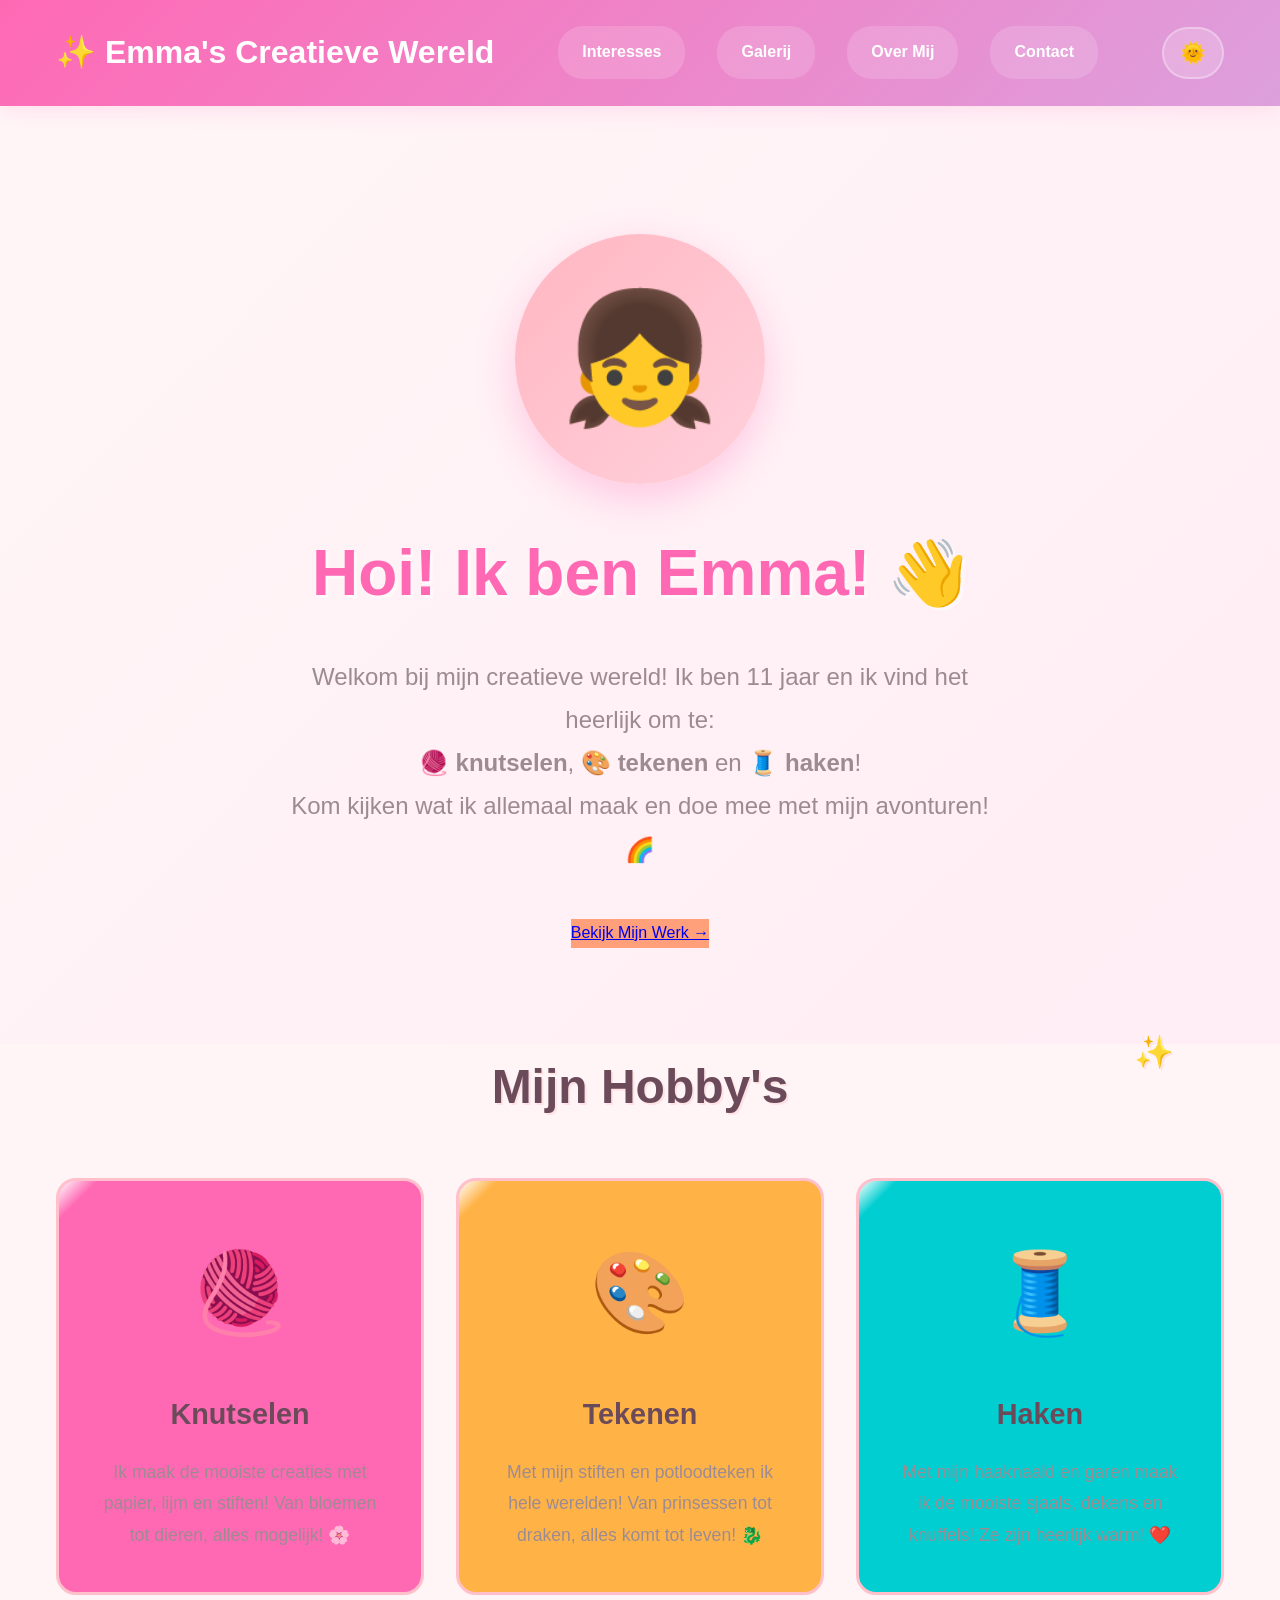
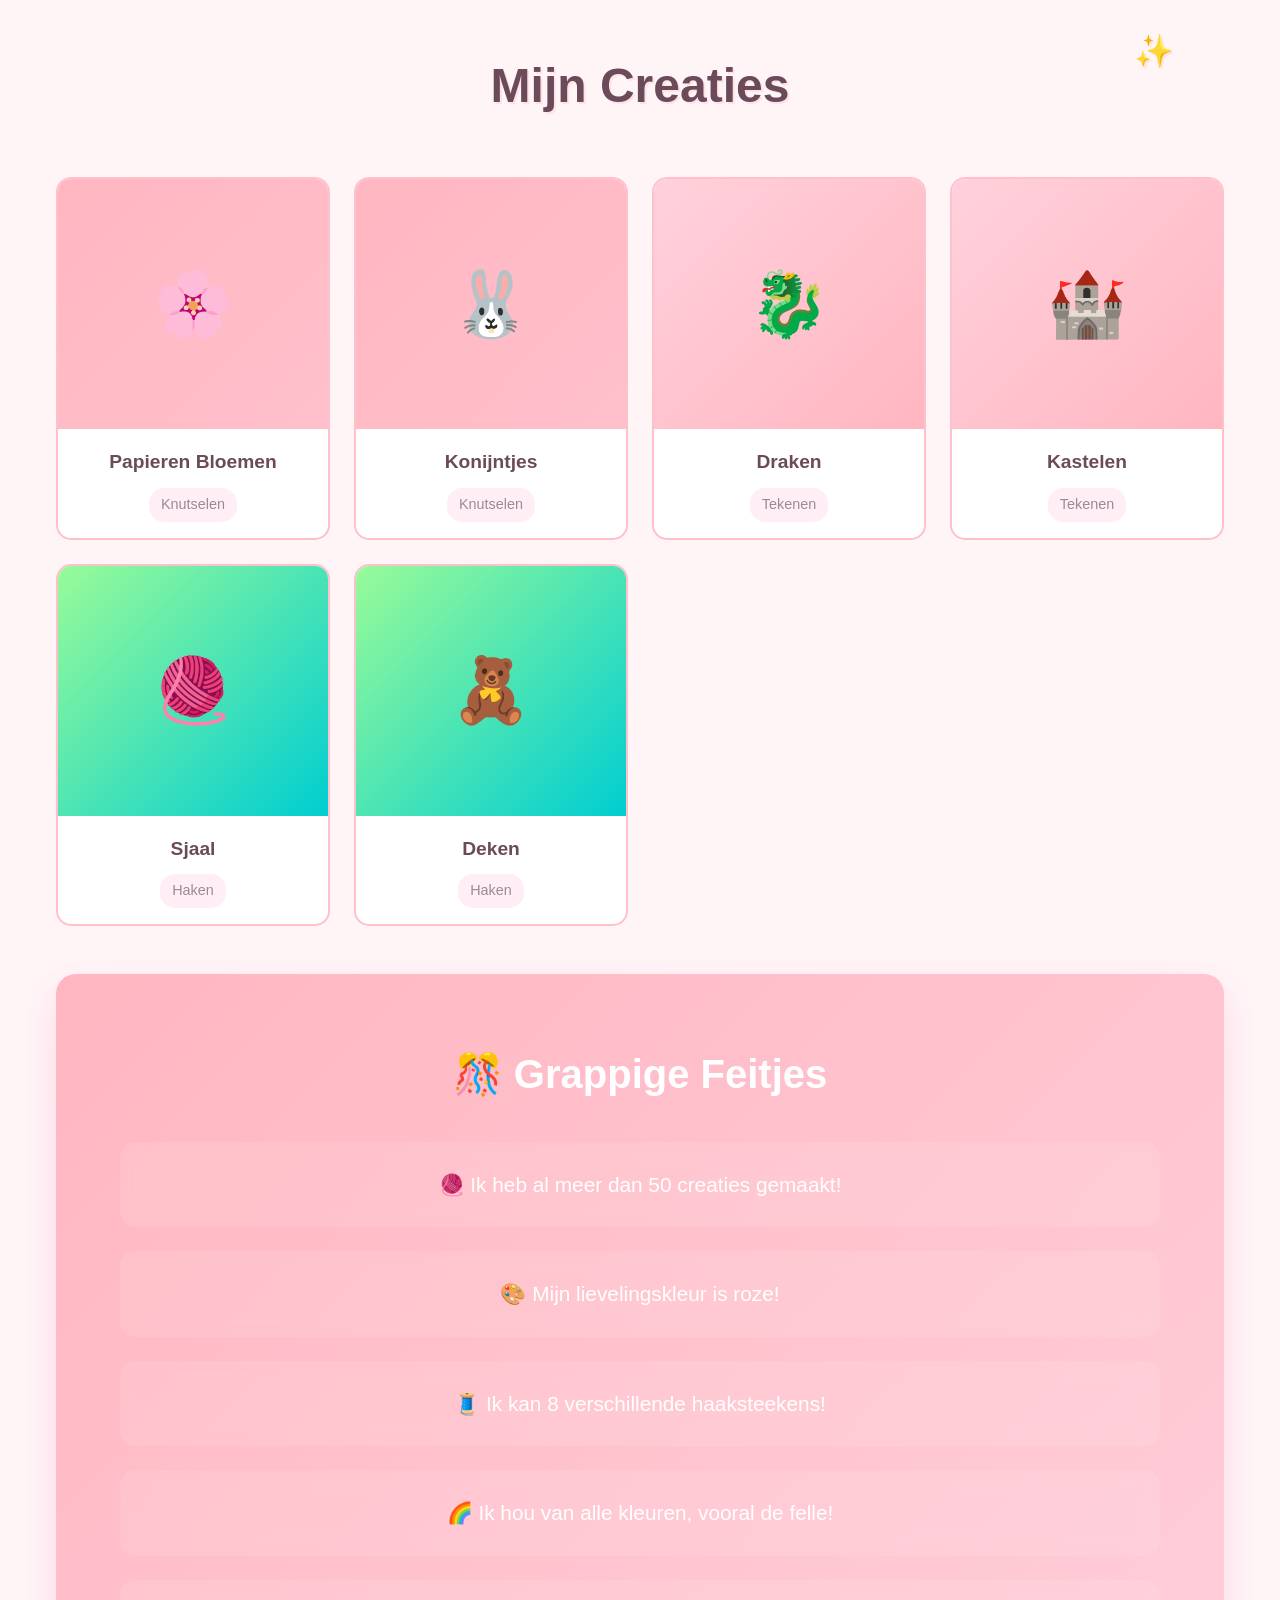
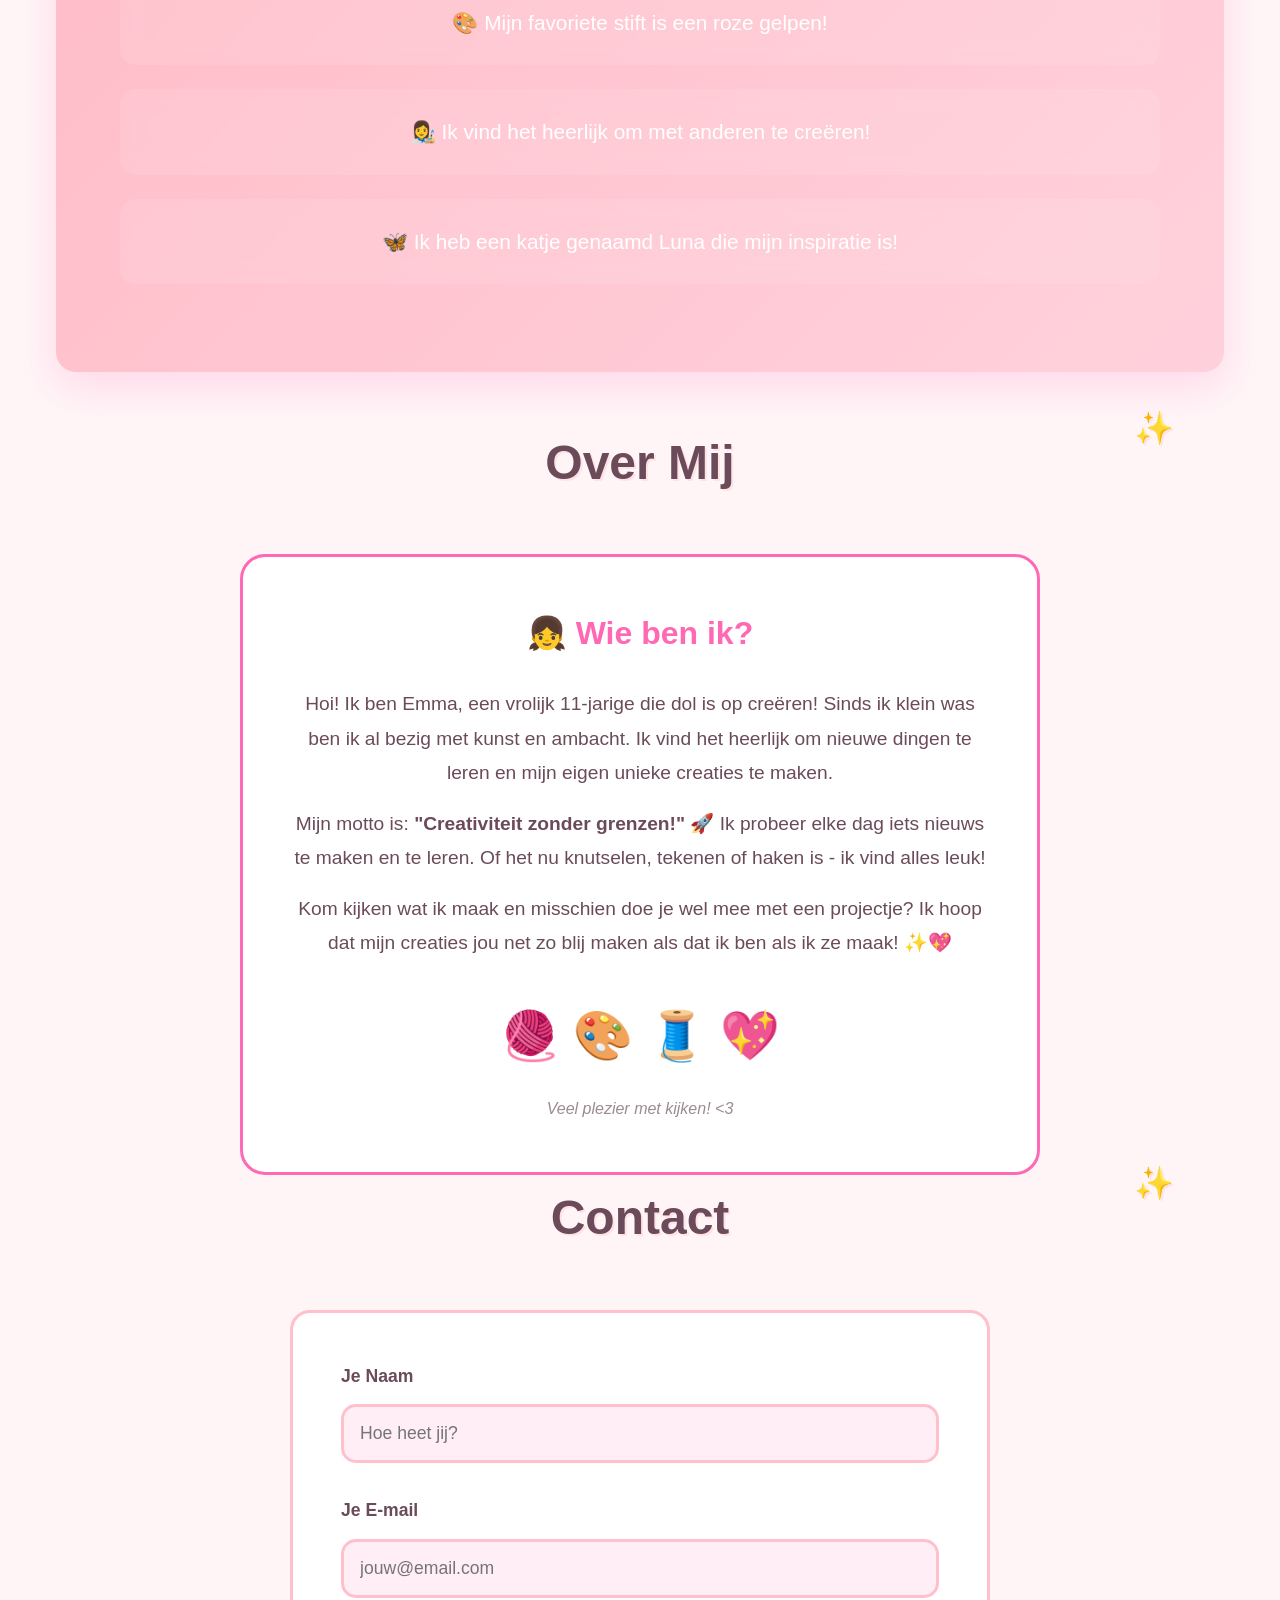
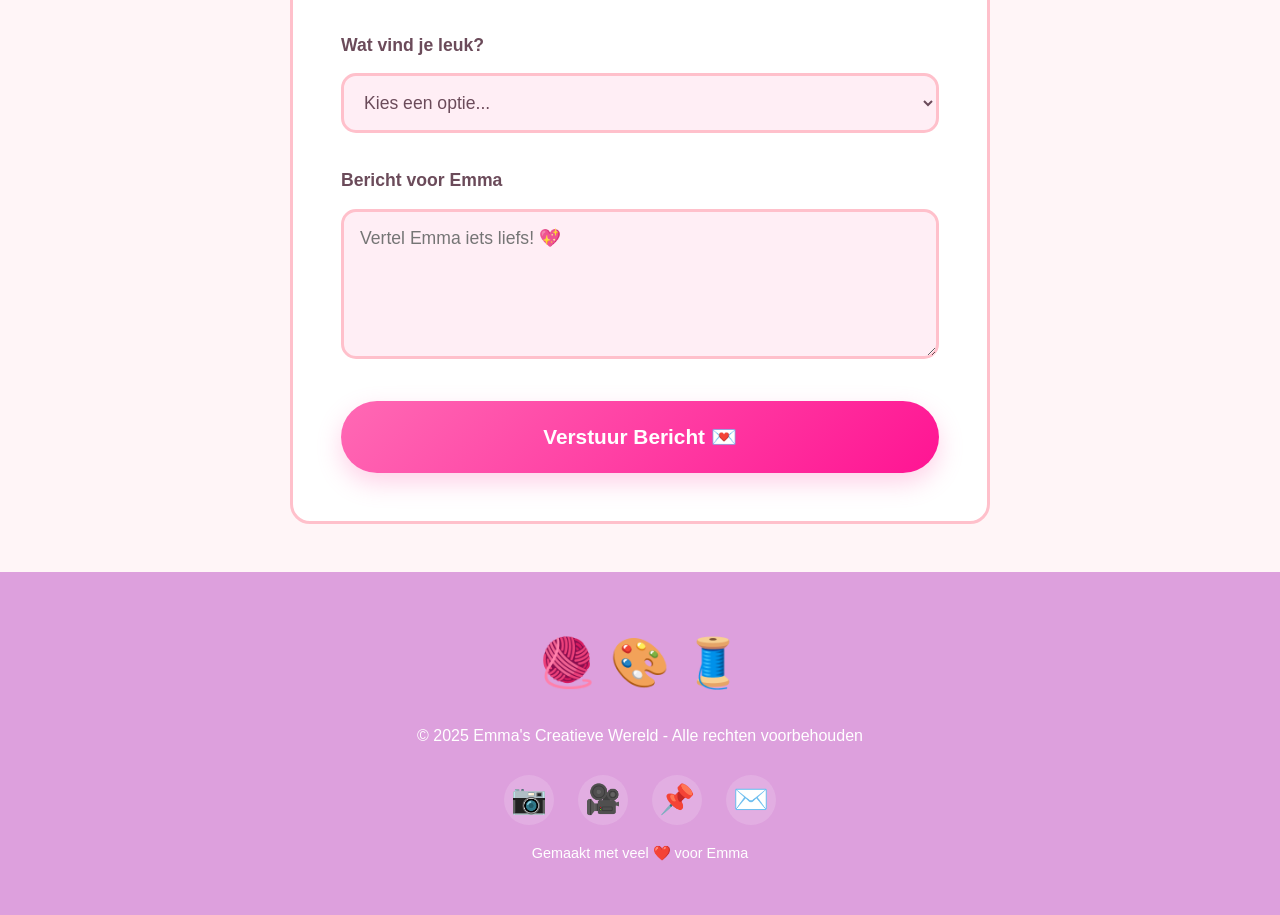
<file: index.html>
<!DOCTYPE html>
<html lang="nl">
<head>
    <meta charset="UTF-8">
    <meta name="viewport" content="width=device-width, initial-scale=1.0">
    <meta name="description" content="Emma's creatieve wereld - Knutselen, Tekenen en Haken!">
    <title>✨ Emma's Creatieve Wereld</title>
    <link rel="shortcut icon" href="favicon.ico">
    <link rel="icon" type="image/x-icon" href="favicon.ico">
    <link rel="icon" type="image/png" sizes="32x32" href="favicon-32x32.png">
    <link rel="icon" type="image/png" sizes="16x16" href="favicon-16x16.png">
    <link rel="icon" type="image/svg+xml" href="favicon.svg">
    <link rel="apple-touch-icon" href="favicon-32x32.png">
    <link rel="stylesheet" href="css/style.css">
</head>
<body>
    <!-- Floating Emojis -->
    <div class="floating-emoji emoji-1">🧶</div>
    <div class="floating-emoji emoji-2">🎨</div>
    <div class="floating-emoji emoji-3">🧵</div>

    <!-- Header -->
    <header>
        <div class="header-content">
            <div class="logo">✨ Emma's Creatieve Wereld</div>
            <nav class="nav-links">
                <a href="#interesses">Interesses</a>
                <a href="#gallery">Galerij</a>
                <a href="#over-mij">Over Mij</a>
                <a href="#contact">Contact</a>
            </nav>
            <button class="theme-toggle" id="themeToggle" aria-label="Donker/Licht thema">🌞</button>
        </div>
    </header>

    <!-- Hero Section -->
    <section class="hero">
        <div class="hero-avatar">
            👧
        </div>
        <h1>Hoi! Ik ben Emma! 👋</h1>
        <p>Welkom bij mijn creatieve wereld! Ik ben 11 jaar en ik vind het heerlijk om te:
        <br>🧶 <strong>knutselen</strong>, 🎨 <strong>tekenen</strong> en 🧵 <strong>haken</strong>!
        <br>
        Kom kijken wat ik allemaal maak en doe mee met mijn avonturen! 🌈</p>
        <a href="#gallery" class="view-details" style="margin-top: 1rem; background: var(--accent-5); display: inline-block;">Bekijk Mijn Werk →</a>
    </section>

    <!-- Interesses Section -->
    <section id="interesses" class="container">
        <h2>Mijn Hobby's</h2>
        
        <div class="interests-grid">
            <!-- Knutselen Card -->
            <div class="interest-card knutselen">
                <span class="interest-icon">🧶</span>
                <h3 class="interest-title">Knutselen</h3>
                <p class="interest-description">Ik maak de mooiste creaties met papier, lijm en stiften! Van bloemen tot dieren, alles mogelijk! 🌸</p>
            </div>
            
            <!-- Tekenen Card -->
            <div class="interest-card tekenen">
                <span class="interest-icon">🎨</span>
                <h3 class="interest-title">Tekenen</h3>
                <p class="interest-description">Met mijn stiften en potloodteken ik hele werelden! Van prinsessen tot draken, alles komt tot leven! 🐉</p>
            </div>
            
            <!-- Haken Card -->
            <div class="interest-card haken">
                <span class="interest-icon">🧵</span>
                <h3 class="interest-title">Haken</h3>
                <p class="interest-description">Met mijn haaknaald en garen maak ik de mooiste sjaals, dekens en knuffels! Ze zijn heerlijk warm! ❤️</p>
            </div>
        </div>
    </section>

    <!-- Gallery Section -->
    <section id="gallery" class="container">
        <h2>Mijn Creaties</h2>
        
        <div class="gallery-grid">
            <!-- Knutselen Gallery Items -->
            <div class="gallery-item" onclick="openModal('knutselen')">
                <div class="gallery-image gallery-knutselen">🌸</div>
                <div class="gallery-info">
                    <h4 class="gallery-title">Papieren Bloemen</h4>
                    <span class="gallery-category">Knutselen</span>
                </div>
            </div>
            
            <div class="gallery-item" onclick="openModal('knutselen')">
                <div class="gallery-image gallery-knutselen">🐰</div>
                <div class="gallery-info">
                    <h4 class="gallery-title">Konijntjes</h4>
                    <span class="gallery-category">Knutselen</span>
                </div>
            </div>
            
            <!-- Tekenen Gallery Items -->
            <div class="gallery-item" onclick="openModal('tekenen')">
                <div class="gallery-image gallery-tekenen">🐉</div>
                <div class="gallery-info">
                    <h4 class="gallery-title">Draken</h4>
                    <span class="gallery-category">Tekenen</span>
                </div>
            </div>
            
            <div class="gallery-item" onclick="openModal('tekenen')">
                <div class="gallery-image gallery-tekenen">🏰</div>
                <div class="gallery-info">
                    <h4 class="gallery-title">Kastelen</h4>
                    <span class="gallery-category">Tekenen</span>
                </div>
            </div>
            
            <!-- Haken Gallery Items -->
            <div class="gallery-item" onclick="openModal('haken')">
                <div class="gallery-image gallery-haken">🧶</div>
                <div class="gallery-info">
                    <h4 class="gallery-title">Sjaal</h4>
                    <span class="gallery-category">Haken</span>
                </div>
            </div>
            
            <div class="gallery-item" onclick="openModal('haken')">
                <div class="gallery-image gallery-haken">🧸</div>
                <div class="gallery-info">
                    <h4 class="gallery-title">Deken</h4>
                    <span class="gallery-category">Haken</span>
                </div>
            </div>
        </div>
    </section>

    <!-- Fun Facts Section -->
    <section class="container">
        <div class="fun-facts">
            <h3>🎊 Grappige Feitjes</h3>
            
            <div class="fact">
                🧶 Ik heb al meer dan 50 creaties gemaakt!
            </div>
            
            <div class="fact">
                🎨 Mijn lievelingskleur is roze!
            </div>
            
            <div class="fact">
                🧵 Ik kan 8 verschillende haaksteekens!
            </div>
            
            <div class="fact">
                🌈 Ik hou van alle kleuren, vooral de felle!
            </div>
            
            <div class="fact">
                🎨 Mijn favoriete stift is een roze gelpen!
            </div>
            
            <div class="fact">
                👩‍🎨 Ik vind het heerlijk om met anderen te creëren!
            </div>
            
            <div class="fact">
                🦋 Ik heb een katje genaamd Luna die mijn inspiratie is!
            </div>
        </div>
    </section>

    <!-- About Section -->
    <section id="over-mij" class="container">
        <h2>Over Mij</h2>
        
        <div style="max-width: 800px; margin: 0 auto; text-align: center; background: var(--bg-card); padding: 3rem; border-radius: 25px; border: 3px solid var(--accent);">
            <h3 style="font-size: 2rem; color: var(--accent); margin-bottom: 1.5rem;">👧 Wie ben ik?</h3>
            
            <p style="font-size: 1.2rem; color: var(--text-primary); margin-bottom: 1rem; line-height: 1.8;">
                Hoi! Ik ben Emma, een vrolijk 11-jarige die dol is op creëren! 
                Sinds ik klein was ben ik al bezig met kunst en ambacht. Ik vind het heerlijk 
                om nieuwe dingen te leren en mijn eigen unieke creaties te maken.
            </p>
            
            <p style="font-size: 1.2rem; color: var(--text-primary); margin-bottom: 1rem; line-height: 1.8;">
                Mijn motto is: <strong>"Creativiteit zonder grenzen!"</strong> 🚀
                Ik probeer elke dag iets nieuws te maken en te leren.
                Of het nu knutselen, tekenen of haken is - ik vind alles leuk!
            </p>
            
            <p style="font-size: 1.2rem; color: var(--text-primary); margin-bottom: 2rem; line-height: 1.8;">
                Kom kijken wat ik maak en misschien doe je wel mee met een projectje? 
                Ik hoop dat mijn creaties jou net zo blij maken als dat ik ben als ik ze maak! 
                ✨💖
            </p>
            
            <div style="font-size: 3rem; margin-bottom: 1rem;">
                🧶 🎨 🧵 💖
            </div>
            
            <p style="font-size: 1rem; color: var(--text-secondary); font-style: italic;">
                Veel plezier met kijken! <3
            </p>
        </div>
    </section>

    <!-- Contact Section -->
    <section id="contact" class="container">
        <h2>Contact</h2>
        
        <div class="contact-form">
            <form>
                <div class="form-group">
                    <label for="name">Je Naam</label>
                    <input type="text" id="name" name="name" placeholder="Hoe heet jij?" required>
                </div>
                
                <div class="form-group">
                    <label for="email">Je E-mail</label>
                    <input type="email" id="email" name="email" placeholder="jouw@email.com" required>
                </div>
                
                <div class="form-group">
                    <label for="interest">Wat vind je leuk?</label>
                    <select id="interest" name="interest">
                        <option value="">Kies een optie...</option>
                        <option value="knutselen">🧶 Knutselen</option>
                        <option value="tekenen">🎨 Tekenen</option>
                        <option value="haken">🧵 Haken</option>
                        <option value="alles">✨ Alles!</option>
                    </select>
                </div>
                
                <div class="form-group">
                    <label for="message">Bericht voor Emma</label>
                    <textarea id="message" name="message" placeholder="Vertel Emma iets liefs! 💖" required></textarea>
                </div>
                
                <button type="submit" class="submit-btn">Verstuur Bericht 💌</button>
            </form>
        </div>
    </section>

    <!-- Footer -->
    <footer>
        <div class="footer-emoji">🧶 🎨 🧵</div>
        <p>&copy; 2025 Emma's Creatieve Wereld - Alle rechten voorbehouden</p>
        
        <div class="social-links">
            <a href="#" aria-label="Instagram">📷</a>
            <a href="#" aria-label="YouTube">🎥</a>
            <a href="#" aria-label="Pinterest">📌</a>
            <a href="#" aria-label="Email">✉️</a>
        </div>
        
        <p style="margin-top: 1rem; font-size: 0.9rem;">
            Gemaakt met veel ❤️ voor Emma
        </p>
    </footer>

    <!-- Modal -->
    <div class="modal" id="projectModal">
        <div class="modal-content">
            <div class="modal-header">
                <h3 id="modalTitle">Project Naam</h3>
                <button class="modal-close" id="closeModal">&times;</button>
            </div>
            <div class="modal-body">
                <div class="modal-images" id="modalImages">
                    <!-- Project afbeeldingen komen hier -->
                </div>
                <div class="modal-details">
                    <p><strong>Categorie:</strong> <span id="modalCategory">-</span></p>
                    <p><strong>Beschrijving:</strong> <span id="modalDescription">-</span></p>
                    <p><strong>Duur:</strong> <span id="modalDuration">-</span></p>
                    <p><strong>Moeilijkheid:</strong> <span id="modalDifficulty">-</span></p>
                    <p style="margin-top: 1rem; color: var(--accent);">✨ Dit project is met veel liefde gemaakt!</p>
                </div>
            </div>
        </div>
    </div>

    <script src="js/main.js"></script>
</body>
</html>
</file>
<file: css/style.css>
/* Emma's Creatieve Wereld - Modern CSS */

:root {
    /* Ligh Theme (default) - Fun & Bright */
    --bg-primary: #FFF5F7;
    --bg-secondary: #FFEEF5;
    --bg-card: #FFFFFF;
    --text-primary: #6B4B5A;
    --text-secondary: #9D8B92;
    --accent: #FF69B4; /* Hot Pink */
    --accent-hover: #FF1493;
    --accent-2: #FFB6C1; /* Pink */
    --accent-3: #FFD1DC; /* Light Pink */
    --accent-4: #DDA0DD; /* Plum */
    --accent-5: #FFA07A; /* Orange */
    --accent-6: #FFB347; /* Yellow */
    --accent-7: #00CED1; /* Dark Turquoise */
    --accent-8: #98FB98; /* Pale Green */
    --border: #FFC0CB;
    --shadow: rgba(255, 105, 180, 0.15);
    
    /* Section colors */
    --knutselen: #FF69B4;
    --tekenen: #FFB347;
    --haken: #00CED1;
}

[data-theme="dark"] {
    --bg-primary: #1a1a2e;
    --bg-secondary: #16162a;
    --bg-card: #1f1f33;
    --text-primary: #e2e8f0;
    --text-secondary: #94a3b8;
    --accent: #ff4081;
    --accent-hover: #ff1f7a;
    --border: #334155;
    --shadow: rgba(0, 0, 0, 0.3);
}

* {
    margin: 0;
    padding: 0;
    box-sizing: border-box;
}

body {
    font-family: 'Comic Neue MS', 'Arial Rounded MT Bold', 'Segoe UI', Tahoma, Geneva, Verdana, sans-serif;
    background-color: var(--bg-primary);
    color: var(--text-primary);
    line-height: 1.8;
    transition: background-color 0.3s, color 0.3s;
    overflow-x: hidden;
}

/* Animated Background */
body::before {
    content: '';
    position: fixed;
    top: 0;
    left: 0;
    width: 100%;
    height: 100%;
    background: 
        radial-gradient(circle at 20% 30%, rgba(255, 105, 180, 0.1) 0%, transparent 50%),
        radial-gradient(circle at 80% 70%, rgba(255, 180, 107, 0.1) 0%, transparent 50%),
        radial-gradient(circle at 40% 80%, rgba(255, 160, 122, 0.1) 0%, transparent 50%);
    z-index: -1;
    animation: backgroundPulse 10s ease-in-out infinite;
}

@keyframes backgroundPulse {
    0%, 100% { opacity: 0.3; }
    50% { opacity: 0.6; }
}

/* Header */
header {
    background: linear-gradient(135deg, var(--accent) 0%, var(--accent-4) 100%);
    color: white;
    padding: 1.5rem 0;
    position: sticky;
    top: 0;
    z-index: 100;
    box-shadow: 0 4px 20px var(--shadow);
}

.header-content {
    max-width: 1200px;
    margin: 0 auto;
    padding: 0 1rem;
    display: flex;
    justify-content: space-between;
    align-items: center;
}

.logo {
    font-size: 2rem;
    font-weight: bold;
    display: flex;
    align-items: center;
    gap: 0.5rem;
    animation: logoFloat 3s ease-in-out infinite;
}

@keyframes logoFloat {
    0%, 100% { transform: translateY(0px); }
    50% { transform: translateY(-5px); }
}

.nav-links {
    display: flex;
    gap: 2rem;
}

.nav-links a {
    color: white;
    text-decoration: none;
    font-weight: 600;
    padding: 0.75rem 1.5rem;
    border-radius: 25px;
    transition: all 0.3s;
    background: rgba(255,255,255,0.15);
}

.nav-links a:hover {
    background: rgba(255,255,255,0.25);
    transform: scale(1.05);
}

.theme-toggle {
    background: rgba(255,255,255,0.2);
    border: 2px solid rgba(255,255,255,0.3);
    color: white;
    padding: 0.75rem 1rem;
    border-radius: 50px;
    cursor: pointer;
    font-size: 1.3rem;
    transition: all 0.3s;
}

.theme-toggle:hover {
    background: rgba(255,255,255,0.3);
    transform: scale(1.1);
}

/* Hero Section */
.hero {
    background: linear-gradient(135deg, var(--bg-primary) 0%, var(--bg-secondary) 100%);
    padding: 6rem 1rem;
    text-align: center;
    position: relative;
}

.hero h1 {
    font-size: 4rem;
    margin-bottom: 1.5rem;
    color: var(--accent);
    text-shadow: 3px 3px 0px rgba(255,255,255,0.5);
    animation: titleBounce 2s ease-in-out;
}

@keyframes titleBounce {
    0% { transform: translateY(-30px); opacity: 0; }
    60% { transform: translateY(10px); }
    100% { transform: translateY(0); opacity: 1; }
}

.hero p {
    font-size: 1.5rem;
    color: var(--text-secondary);
    max-width: 700px;
    margin: 0 auto 2rem;
    font-weight: 500;
}

.hero-avatar {
    width: 250px;
    height: 250px;
    margin: 2rem auto;
    background: linear-gradient(135deg, var(--accent-2) 0%, var(--accent-3) 100%);
    border-radius: 50%;
    display: flex;
    align-items: center;
    justify-content: center;
    font-size: 8rem;
    box-shadow: 0 15px 40px rgba(255, 105, 180, 0.3);
    animation: avatarWiggle 3s ease-in-out infinite;
    cursor: pointer;
}

.hero-avatar:hover {
    transform: scale(1.1);
}

@keyframes avatarWiggle {
    0%, 100% { transform: rotate(-5deg); }
    50% { transform: rotate(5deg); }
}

/* Floating Elements */
.floating-emoji {
    position: absolute;
    font-size: 3rem;
    animation: float 6s ease-in-out infinite;
}

@keyframes float {
    0%, 100% { transform: translateY(0px) rotate(0deg); }
    50% { transform: translateY(-20px) rotate(10deg); }
}

.emoji-1 { top: 10%; left: 10%; animation-delay: 0s; }
.emoji-2 { top: 20%; right: 15%; animation-delay: 2s; }
.emoji-3 { bottom: 15%; left: 20%; animation-delay: 4s; }

/* Container */
.container {
    max-width: 1200px;
    margin: 0 auto;
    padding: 0 1rem;
}

/* Sections */
section {
    padding: 6rem 0;
}

section h2 {
    font-size: 3rem;
    margin-bottom: 3rem;
    color: var(--text-primary);
    text-align: center;
    text-shadow: 2px 2px 0px rgba(255, 182, 193, 0.3);
    position: relative;
}

section h2::after {
    content: '✨';
    position: absolute;
    top: -20px;
    right: 50px;
    font-size: 2rem;
    animation: sparkle 2s ease-in-out infinite;
}

@keyframes sparkle {
    0%, 100% { opacity: 0.5; transform: scale(1); }
    50% { opacity: 1; transform: scale(1.2); }
}

/* Interests Grid */
.interests-grid {
    display: grid;
    grid-template-columns: repeat(auto-fit, minmax(300px, 1fr));
    gap: 2rem;
    margin-bottom: 3rem;
}

.interest-card {
    background: var(--bg-card);
    border: 3px solid var(--border);
    border-radius: 20px;
    padding: 2.5rem;
    text-align: center;
    transition: all 0.3s;
    cursor: pointer;
    position: relative;
    overflow: hidden;
}

.interest-card::before {
    content: '';
    position: absolute;
    top: 0;
    left: -100%;
    width: 100%;
    height: 100%;
    background: linear-gradient(90deg, transparent, rgba(255, 255, 255, 0.2));
    transition: left 0.3s;
}

.interest-card:hover::before {
    left: 100%;
}

.interest-card:hover {
    transform: translateY(-10px) rotate(2deg);
    box-shadow: 0 20px 40px rgba(255, 105, 180, 0.25);
    border-color: var(--accent);
}

.interest-icon {
    font-size: 5rem;
    margin-bottom: 1.5rem;
    display: block;
    animation: iconBounce 2s ease-in-out;
}

.interest-card:nth-child(1) .interest-icon { animation-delay: 0s; }
.interest-card:nth-child(2) .interest-icon { animation-delay: 0.5s; }
.interest-card:nth-child(3) .interest-icon { animation-delay: 1s; }

@keyframes iconBounce {
    0%, 100% { transform: translateY(0) scale(1); }
    50% { transform: translateY(-10px) scale(1.1); }
}

.interest-title {
    font-size: 1.8rem;
    font-weight: bold;
    color: var(--text-primary);
    margin-bottom: 1rem;
}

.interest-description {
    color: var(--text-secondary);
    font-size: 1.1rem;
}

/* Knutselen Card */
.interest-card.knutselen {
    background: linear-gradient(135deg, var(--bg-card) 0%, var(--knutselen) 5%);
}

/* Tekenen Card */
.interest-card.tekenen {
    background: linear-gradient(135deg, var(--bg-card) 0%, var(--tekenen) 5%);
}

/* Haken Card */
.interest-card.haken {
    background: linear-gradient(135deg, var(--bg-card) 0%, var(--haken) 5%);
}

/* Gallery */
.gallery-grid {
    display: grid;
    grid-template-columns: repeat(auto-fit, minmax(250px, 1fr));
    gap: 1.5rem;
}

.gallery-item {
    background: var(--bg-card);
    border: 2px solid var(--border);
    border-radius: 15px;
    overflow: hidden;
    transition: all 0.3s;
    cursor: pointer;
}

.gallery-item:hover {
    transform: scale(1.05);
    box-shadow: 0 15px 30px rgba(255, 105, 180, 0.2);
}

.gallery-image {
    width: 100%;
    height: 250px;
    background-size: cover;
    background-position: center;
    display: flex;
    align-items: center;
    justify-content: center;
    font-size: 4rem;
    transition: transform 0.3s;
}

.gallery-item:hover .gallery-image {
    transform: scale(1.1);
}

.gallery-info {
    padding: 1rem;
    text-align: center;
}

.gallery-title {
    font-size: 1.2rem;
    font-weight: 600;
    color: var(--text-primary);
    margin-bottom: 0.5rem;
}

.gallery-category {
    font-size: 0.9rem;
    color: var(--text-secondary);
    background: var(--bg-secondary);
    padding: 0.25rem 0.75rem;
    border-radius: 15px;
    display: inline-block;
}

/* Fun Facts Section */
.fun-facts {
    background: linear-gradient(135deg, var(--accent-2) 0%, var(--accent-3) 100%);
    padding: 4rem;
    border-radius: 20px;
    margin: 3rem 0;
    color: white;
    text-align: center;
    box-shadow: 0 15px 40px rgba(255, 105, 180, 0.2);
}

.fun-facts h3 {
    font-size: 2.5rem;
    margin-bottom: 2rem;
    color: white;
}

.fact {
    font-size: 1.3rem;
    margin: 1.5rem 0;
    padding: 1.5rem;
    background: rgba(255,255,255,0.1);
    border-radius: 15px;
    backdrop-filter: blur(10px);
}

/* Contact Section */
.contact-form {
    background: var(--bg-card);
    padding: 3rem;
    border-radius: 20px;
    border: 3px solid var(--border);
    max-width: 700px;
    margin: 0 auto;
}

.form-group {
    margin-bottom: 2rem;
}

.form-group label {
    display: block;
    margin-bottom: 0.75rem;
    font-weight: 600;
    font-size: 1.1rem;
    color: var(--text-primary);
}

.form-group input,
.form-group textarea,
.form-group select {
    width: 100%;
    padding: 1rem;
    border: 3px solid var(--border);
    border-radius: 15px;
    font-size: 1.1rem;
    font-family: inherit;
    background: var(--bg-secondary);
    color: var(--text-primary);
    transition: all 0.3s;
}

.form-group input:focus,
.form-group textarea:focus,
.form-group select:focus {
    outline: none;
    border-color: var(--accent);
    background: white;
    box-shadow: 0 0 20px rgba(255, 105, 180, 0.2);
}

.form-group textarea {
    min-height: 150px;
    resize: vertical;
}

.submit-btn {
    width: 100%;
    padding: 1.5rem;
    background: linear-gradient(135deg, var(--accent) 0%, var(--accent-hover) 100%);
    color: white;
    border: none;
    border-radius: 50px;
    font-size: 1.3rem;
    font-weight: bold;
    cursor: pointer;
    transition: all 0.3s;
    box-shadow: 0 10px 25px rgba(255, 105, 180, 0.3);
}

.submit-btn:hover {
    transform: translateY(-3px);
    box-shadow: 0 15px 35px rgba(255, 105, 180, 0.4);
}

/* Footer */
footer {
    background: var(--accent-4);
    padding: 3rem 0;
    text-align: center;
    color: white;
    margin-top: 3rem;
    position: relative;
}

.footer-emoji {
    font-size: 3rem;
    margin-bottom: 1rem;
    animation: wiggle 1s ease-in-out infinite;
}

@keyframes wiggle {
    0%, 100% { transform: rotate(-10deg); }
    25% { transform: rotate(10deg); }
    50% { transform: rotate(-10deg); }
    75% { transform: rotate(10deg); }
}

.social-links {
    margin-top: 1.5rem;
    display: flex;
    justify-content: center;
    gap: 1.5rem;
}

.social-links a {
    display: inline-flex;
    align-items: center;
    justify-content: center;
    width: 50px;
    height: 50px;
    font-size: 1.8rem;
    color: white;
    text-decoration: none;
    background: rgba(255,255,255,0.15);
    border-radius: 50%;
    transition: all 0.3s;
}

.social-links a:hover {
    background: rgba(255,255,255,0.3);
    transform: scale(1.15);
}

/* Modal */
.modal {
    display: none;
    position: fixed;
    top: 0;
    left: 0;
    width: 100%;
    height: 100%;
    background: rgba(0,0,0,0.8);
    z-index: 1000;
    padding: 2rem;
}

.modal.active {
    display: flex;
}

.modal-content {
    background: var(--bg-card);
    max-width: 800px;
    width: 100%;
    max-height: 90vh;
    overflow-y: auto;
    border-radius: 25px;
    position: relative;
    margin: auto;
    box-shadow: 0 25px 60px rgba(0,0,0,0.4);
    animation: modalPop 0.3s ease-out;
}

@keyframes modalPop {
    0% { transform: scale(0.7); opacity: 0; }
    100% { transform: scale(1); opacity: 1; }
}

.modal-header {
    background: linear-gradient(135deg, var(--accent) 0%, var(--accent-4) 100%);
    padding: 2rem;
    border-radius: 25px 25px 0 0;
    display: flex;
    justify-content: space-between;
    align-items: center;
}

.modal-header h3 {
    color: white;
    font-size: 1.5rem;
    font-weight: bold;
}

.modal-close {
    background: white;
    border: none;
    font-size: 2rem;
    color: var(--accent);
    cursor: pointer;
    width: 45px;
    height: 45px;
    border-radius: 50%;
    display: flex;
    align-items: center;
    justify-content: center;
    transition: all 0.3s;
}

.modal-close:hover {
    transform: rotate(90deg);
    box-shadow: 0 5px 15px rgba(0,0,0,0.2);
}

.modal-body {
    padding: 2.5rem;
}

.modal-images {
    display: grid;
    grid-template-columns: repeat(auto-fit, minmax(150px, 1fr));
    gap: 1rem;
    margin: 1.5rem 0;
}

.modal-image {
    aspect-ratio: 1;
    border-radius: 15px;
    cursor: pointer;
    transition: all 0.3s;
    font-size: 3rem;
    display: flex;
    align-items: center;
    justify-content: center;
}

.modal-image.active {
    outline: 4px solid var(--accent);
    outline-offset: 2px;
}

.modal-image:hover {
    transform: scale(1.1);
}

.modal-details {
    background: var(--bg-secondary);
    padding: 2rem;
    border-radius: 15px;
    border-left: 4px solid var(--accent);
}

/* Responsive */
@media (max-width: 768px) {
    .hero h1 {
        font-size: 2.5rem;
    }
    
    .hero-avatar {
        width: 200px;
        height: 200px;
        font-size: 6rem;
    }
    
    .nav-links {
        display: none;
    }
    
    .interests-grid {
        grid-template-columns: 1fr;
    }
    
    .interest-card {
        padding: 2rem;
    }
    
    section h2 {
        font-size: 2rem;
    }
}

@media (max-width: 480px) {
    .hero {
        padding: 4rem 1rem;
    }
    
    .hero h1 {
        font-size: 2rem;
    }
    
    .hero-avatar {
        width: 150px;
        height: 150px;
        font-size: 5rem;
    }
    
    .interest-icon {
        font-size: 4rem;
    }
    
    .gallery-grid {
        grid-template-columns: 1fr;
    }
}

/* Color variations for gallery */
.gallery-knutselen {
    background: linear-gradient(135deg, #FFB6C1 0%, #FFC0CB 100%);
}

.gallery-tekenen {
    background: linear-gradient(135deg, #FFD1DC 0%, #FFB6C1 100%);
}

.gallery-haken {
    background: linear-gradient(135deg, #98FB98 0%, #00CED1 100%);
}
</file>
